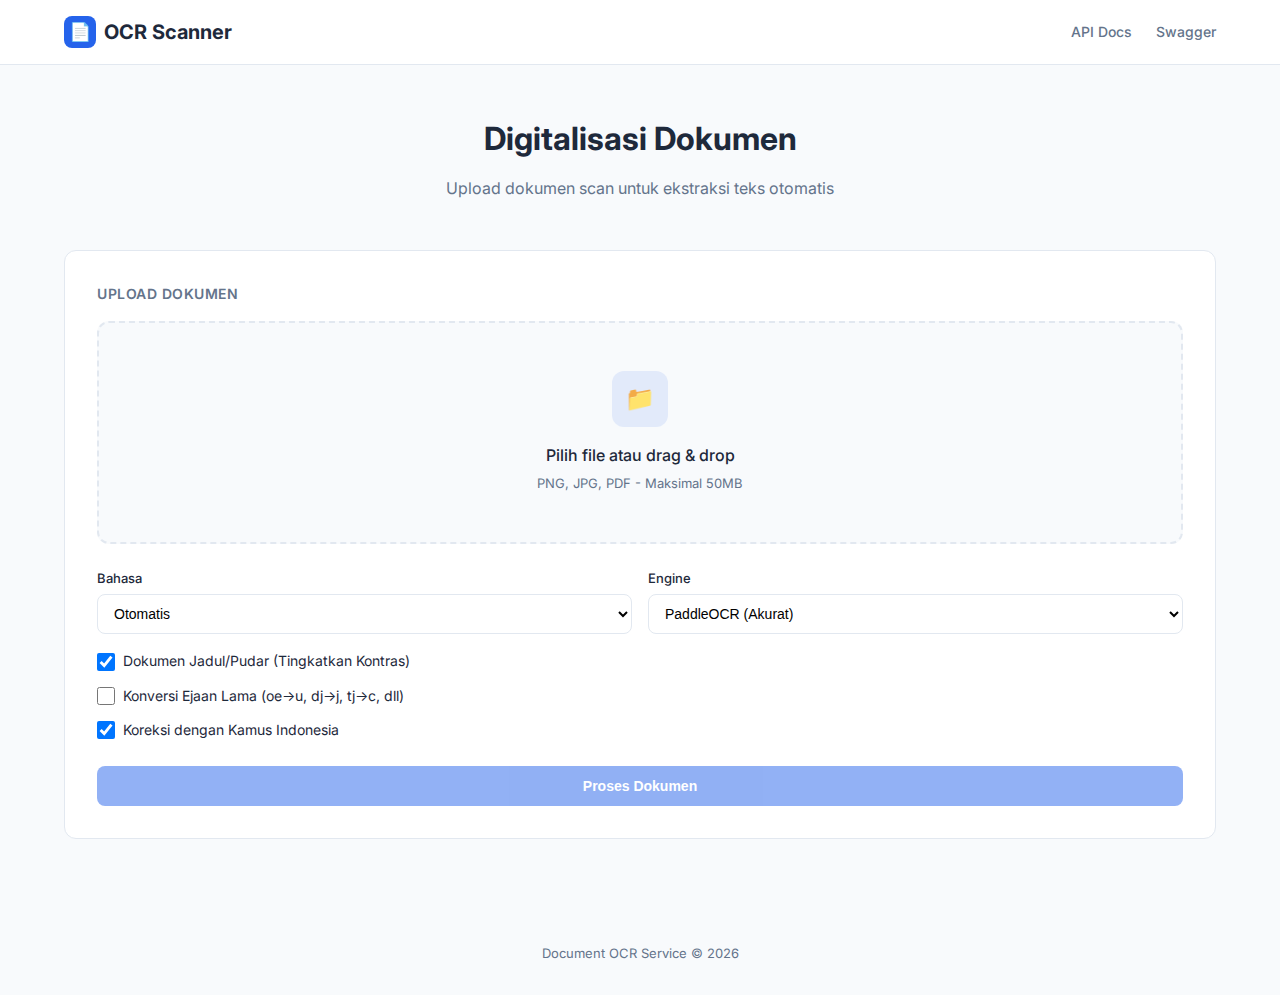
<file: app/static/index.html>
<!DOCTYPE html>
<html lang="id">

<head>
    <meta charset="UTF-8">
    <meta name="viewport" content="width=device-width, initial-scale=1.0">
    <title>OCR Scanner - Digitalisasi Dokumen</title>
    <link href="https://fonts.googleapis.com/css2?family=Inter:wght@400;500;600;700&display=swap" rel="stylesheet">
    <style>
        :root {
            --primary: #2563eb;
            --primary-dark: #1d4ed8;
            --secondary: #64748b;
            --success: #10b981;
            --danger: #ef4444;
            --bg: #f8fafc;
            --card: #ffffff;
            --border: #e2e8f0;
            --text: #1e293b;
            --text-muted: #64748b;
        }

        * {
            margin: 0;
            padding: 0;
            box-sizing: border-box;
        }

        body {
            font-family: 'Inter', -apple-system, BlinkMacSystemFont, sans-serif;
            background: var(--bg);
            color: var(--text);
            line-height: 1.6;
        }

        .navbar {
            background: var(--card);
            border-bottom: 1px solid var(--border);
            padding: 16px 0;
            position: sticky;
            top: 0;
            z-index: 100;
        }

        .nav-container {
            max-width: 1200px;
            margin: 0 auto;
            padding: 0 24px;
            display: flex;
            justify-content: space-between;
            align-items: center;
        }

        .logo {
            font-size: 1.25rem;
            font-weight: 700;
            color: var(--text);
            text-decoration: none;
            display: flex;
            align-items: center;
            gap: 8px;
        }

        .logo-icon {
            width: 32px;
            height: 32px;
            background: var(--primary);
            border-radius: 8px;
            display: flex;
            align-items: center;
            justify-content: center;
            color: white;
            font-size: 18px;
        }

        .nav-links {
            display: flex;
            gap: 24px;
        }

        .nav-links a {
            color: var(--text-muted);
            text-decoration: none;
            font-size: 14px;
            font-weight: 500;
            transition: color 0.2s;
        }

        .nav-links a:hover {
            color: var(--primary);
        }

        .container {
            max-width: 1200px;
            margin: 0 auto;
            padding: 48px 24px;
        }

        .container.narrow {
            max-width: 800px;
        }

        .split-view {
            display: grid;
            grid-template-columns: 1fr 1fr;
            gap: 24px;
        }

        .preview-panel {
            background: var(--bg);
            border: 1px solid var(--border);
            border-radius: 8px;
            padding: 16px;
            max-height: 500px;
            overflow: auto;
            display: flex;
            align-items: center;
            justify-content: center;
        }

        .preview-panel img {
            max-width: 100%;
            max-height: 450px;
            object-fit: contain;
        }

        .preview-panel .pdf-notice {
            text-align: center;
            color: var(--text-muted);
        }

        @media (max-width: 900px) {
            .split-view {
                grid-template-columns: 1fr;
            }
        }

        .page-header {
            text-align: center;
            margin-bottom: 48px;
        }

        .page-header h1 {
            font-size: 2rem;
            font-weight: 700;
            margin-bottom: 12px;
        }

        .page-header p {
            color: var(--text-muted);
            font-size: 1rem;
        }

        .card {
            background: var(--card);
            border: 1px solid var(--border);
            border-radius: 12px;
            padding: 32px;
            margin-bottom: 24px;
        }

        .section-title {
            font-size: 14px;
            font-weight: 600;
            color: var(--text-muted);
            text-transform: uppercase;
            letter-spacing: 0.5px;
            margin-bottom: 16px;
        }

        .upload-zone {
            border: 2px dashed var(--border);
            border-radius: 12px;
            padding: 48px 24px;
            text-align: center;
            cursor: pointer;
            transition: all 0.2s;
            background: var(--bg);
        }

        .upload-zone:hover {
            border-color: var(--primary);
            background: rgba(37, 99, 235, 0.02);
        }

        .upload-zone.active {
            border-color: var(--primary);
            background: rgba(37, 99, 235, 0.05);
        }

        .upload-icon {
            width: 56px;
            height: 56px;
            background: rgba(37, 99, 235, 0.1);
            border-radius: 12px;
            display: flex;
            align-items: center;
            justify-content: center;
            margin: 0 auto 16px;
            font-size: 24px;
        }

        .upload-text {
            font-weight: 500;
            margin-bottom: 4px;
        }

        .upload-hint {
            font-size: 13px;
            color: var(--text-muted);
        }

        .file-input {
            display: none;
        }

        .file-preview {
            display: none;
            background: rgba(16, 185, 129, 0.08);
            border: 1px solid rgba(16, 185, 129, 0.2);
            border-radius: 8px;
            padding: 12px 16px;
            margin-top: 16px;
        }

        .file-preview.show {
            display: flex;
            justify-content: space-between;
            align-items: center;
        }

        .file-name {
            font-weight: 500;
            color: var(--success);
            display: flex;
            align-items: center;
            gap: 8px;
        }

        .file-remove {
            background: none;
            border: none;
            color: var(--danger);
            cursor: pointer;
            font-size: 18px;
            padding: 4px;
        }

        .form-row {
            display: grid;
            grid-template-columns: 1fr 1fr;
            gap: 16px;
            margin-top: 24px;
        }

        .form-group label {
            display: block;
            font-size: 13px;
            font-weight: 500;
            margin-bottom: 6px;
            color: var(--text);
        }

        .form-group select {
            width: 100%;
            padding: 10px 12px;
            border: 1px solid var(--border);
            border-radius: 8px;
            font-size: 14px;
            background: white;
            cursor: pointer;
            transition: border-color 0.2s;
        }

        .form-group select:focus {
            outline: none;
            border-color: var(--primary);
        }

        .btn {
            display: inline-flex;
            align-items: center;
            justify-content: center;
            gap: 8px;
            padding: 12px 24px;
            border: none;
            border-radius: 8px;
            font-size: 14px;
            font-weight: 600;
            cursor: pointer;
            transition: all 0.2s;
            width: 100%;
            margin-top: 24px;
        }

        .btn-primary {
            background: var(--primary);
            color: white;
        }

        .btn-primary:hover {
            background: var(--primary-dark);
        }

        .btn-primary:disabled {
            opacity: 0.5;
            cursor: not-allowed;
        }

        .result-card {
            display: none;
        }

        .result-card.show {
            display: block;
        }

        .result-header {
            display: flex;
            justify-content: space-between;
            align-items: center;
            margin-bottom: 20px;
            padding-bottom: 16px;
            border-bottom: 1px solid var(--border);
        }

        .result-stats {
            display: flex;
            gap: 24px;
        }

        .stat-item {
            text-align: center;
        }

        .stat-value {
            font-size: 1.5rem;
            font-weight: 700;
            color: var(--primary);
        }

        .stat-label {
            font-size: 12px;
            color: var(--text-muted);
        }

        .btn-copy {
            background: var(--bg);
            color: var(--text);
            border: 1px solid var(--border);
            padding: 8px 16px;
            border-radius: 6px;
            font-size: 13px;
            font-weight: 500;
            cursor: pointer;
            transition: all 0.2s;
        }

        .btn-copy:hover {
            background: var(--border);
        }

        .result-content {
            background: var(--bg);
            border: 1px solid var(--border);
            border-radius: 8px;
            padding: 20px;
            max-height: 400px;
            overflow-y: auto;
            font-size: 14px;
            line-height: 1.8;
        }

        .result-content.raw-text {
            white-space: pre-wrap;
        }

        .result-table {
            width: 100%;
            border-collapse: collapse;
        }

        .result-table tr {
            border-bottom: 1px solid var(--border);
        }

        .result-table tr:last-child {
            border-bottom: none;
        }

        .result-table td {
            padding: 8px 12px;
            vertical-align: top;
        }

        .result-table td:first-child {
            font-weight: 600;
            color: var(--text-muted);
            width: 40%;
            white-space: nowrap;
        }

        .result-table td:last-child {
            color: var(--text);
            word-break: break-word;
        }

        .result-table tr:nth-child(even) {
            background: rgba(0, 0, 0, 0.02);
        }

        .result-table tr:hover {
            background: rgba(37, 99, 235, 0.05);
        }

        /* Horizontal text display styles */
        .horizontal-text {
            font-family: 'Courier New', monospace;
            font-size: 13px;
        }

        .text-row {
            display: flex;
            flex-wrap: wrap;
            align-items: baseline;
            padding: 8px 0;
            border-bottom: 1px solid var(--border);
            gap: 4px;
        }

        .text-row:last-child {
            border-bottom: none;
        }

        .text-row:first-child {
            font-weight: 600;
            background: rgba(37, 99, 235, 0.05);
            padding: 10px 8px;
            border-radius: 6px 6px 0 0;
            margin: -4px -8px 4px -8px;
            padding-left: 16px;
        }

        .text-item {
            display: inline;
            padding: 2px 8px;
            color: var(--text);
        }

        .separator {
            color: var(--text-muted);
            opacity: 0.5;
            padding: 0 4px;
        }

        .text-row:hover:not(:first-child) {
            background: rgba(37, 99, 235, 0.03);
        }

        .error-box {
            background: rgba(239, 68, 68, 0.08);
            border: 1px solid rgba(239, 68, 68, 0.2);
            color: var(--danger);
            padding: 12px 16px;
            border-radius: 8px;
            margin-bottom: 16px;
            font-size: 14px;
            display: none;
        }

        .loading {
            text-align: center;
            padding: 48px;
            display: none;
        }

        .spinner {
            width: 40px;
            height: 40px;
            border: 3px solid var(--border);
            border-top-color: var(--primary);
            border-radius: 50%;
            animation: spin 0.8s linear infinite;
            margin: 0 auto 16px;
        }

        @keyframes spin {
            to {
                transform: rotate(360deg);
            }
        }

        .footer {
            text-align: center;
            padding: 32px;
            color: var(--text-muted);
            font-size: 13px;
        }

        @media (max-width: 640px) {
            .form-row {
                grid-template-columns: 1fr;
            }

            .nav-links {
                display: none;
            }

            .result-stats {
                gap: 16px;
            }
        }
    </style>
</head>

<body>
    <nav class="navbar">
        <div class="nav-container">
            <a href="/ui" class="logo">
                <div class="logo-icon">📄</div>
                OCR Scanner
            </a>
            <div class="nav-links">
                <a href="/api-docs">API Docs</a>
                <a href="/docs">Swagger</a>
            </div>
        </div>
    </nav>

    <div class="container">
        <div class="page-header">
            <h1>Digitalisasi Dokumen</h1>
            <p>Upload dokumen scan untuk ekstraksi teks otomatis</p>
        </div>

        <div class="card">
            <div class="section-title">Upload Dokumen</div>

            <div class="upload-zone" id="dropZone">
                <div class="upload-icon">📁</div>
                <div class="upload-text">Pilih file atau drag & drop</div>
                <div class="upload-hint">PNG, JPG, PDF - Maksimal 50MB</div>
            </div>
            <input type="file" id="fileInput" class="file-input" accept=".png,.jpg,.jpeg,.pdf,.tiff,.bmp">

            <div class="file-preview" id="filePreview">
                <span class="file-name" id="fileName">
                    <span>✓</span>
                    <span id="fileNameText"></span>
                </span>
                <button class="file-remove" id="removeBtn">×</button>
            </div>

            <div class="form-row">
                <div class="form-group">
                    <label>Bahasa</label>
                    <select id="language">
                        <option value="mixed">Otomatis</option>
                        <option value="id">Indonesia</option>
                        <option value="en">English</option>
                    </select>
                </div>
                <div class="form-group">
                    <label>Engine</label>
                    <select id="engine">
                        <option value="paddle">PaddleOCR (Akurat)</option>
                        <option value="tesseract">Tesseract (Cepat)</option>
                    </select>
                </div>
            </div>

            <div style="margin-top: 16px;">
                <label style="display: flex; align-items: center; gap: 8px; cursor: pointer;">
                    <input type="checkbox" id="enhance" style="width: 18px; height: 18px; cursor: pointer;" checked>
                    <span style="font-size: 14px;">Dokumen Jadul/Pudar (Tingkatkan Kontras)</span>
                </label>
            </div>

            <div style="margin-top: 12px;">
                <label style="display: flex; align-items: center; gap: 8px; cursor: pointer;">
                    <input type="checkbox" id="normalizeSpelling" style="width: 18px; height: 18px; cursor: pointer;">
                    <span style="font-size: 14px;">Konversi Ejaan Lama (oe→u, dj→j, tj→c, dll)</span>
                </label>
            </div>

            <div style="margin-top: 12px;">
                <label style="display: flex; align-items: center; gap: 8px; cursor: pointer;">
                    <input type="checkbox" id="useDictionary" style="width: 18px; height: 18px; cursor: pointer;"
                        checked>
                    <span style="font-size: 14px;">Koreksi dengan Kamus Indonesia</span>
                </label>
            </div>

            <button class="btn btn-primary" id="processBtn" disabled>
                Proses Dokumen
            </button>
        </div>

        <div class="card loading" id="loadingCard">
            <div class="spinner"></div>
            <p>Memproses dokumen...</p>
        </div>

        <div class="card result-card" id="resultCard">
            <div class="section-title">Hasil Ekstraksi</div>

            <div class="error-box" id="errorBox"></div>

            <div class="result-header">
                <div class="result-stats" id="statsBox">
                    <div class="stat-item">
                        <div class="stat-value" id="pageCount">0</div>
                        <div class="stat-label">Halaman</div>
                    </div>
                    <div class="stat-item">
                        <div class="stat-value" id="timeCount">0</div>
                        <div class="stat-label">Detik</div>
                    </div>
                </div>
                <button class="btn-copy" id="copyBtn">Salin Teks</button>
            </div>

            <!-- Quality Score Card -->
            <div class="quality-score-card" id="qualityScoreCard" style="display: none;">
                <div class="quality-header">
                    <div class="quality-main">
                        <span class="quality-icon" id="qualityIcon">📊</span>
                        <span class="quality-label">Kualitas Hasil:</span>
                        <span class="quality-value" id="qualityValue">0</span>
                        <span class="quality-max">/100</span>
                        <span class="quality-badge" id="qualityBadge">Good</span>
                    </div>
                </div>
                <div class="quality-breakdown">
                    <div class="breakdown-item">
                        <span class="breakdown-label">Confidence Engine</span>
                        <div class="breakdown-bar">
                            <div class="breakdown-fill" id="confidenceBar" style="width: 0%"></div>
                        </div>
                        <span class="breakdown-value" id="confidenceValue">0%</span>
                    </div>
                    <div class="breakdown-item">
                        <span class="breakdown-label">Kata Dikenali</span>
                        <div class="breakdown-bar">
                            <div class="breakdown-fill" id="matchBar" style="width: 0%"></div>
                        </div>
                        <span class="breakdown-value" id="matchValue">0%</span>
                    </div>
                    <div class="breakdown-item">
                        <span class="breakdown-label">Kata Telah Dikoreksi</span>
                        <div class="breakdown-bar">
                            <div class="breakdown-fill correction" id="correctionBar" style="width: 0%"></div>
                        </div>
                        <span class="breakdown-value" id="correctionValue">0 kata</span>
                    </div>
                </div>
            </div>

            <style>
                .quality-score-card {
                    background: linear-gradient(135deg, #f0f9ff 0%, #e0f2fe 100%);
                    border: 1px solid #bae6fd;
                    border-radius: 12px;
                    padding: 16px 20px;
                    margin-bottom: 20px;
                }

                .quality-header {
                    margin-bottom: 12px;
                }

                .quality-main {
                    display: flex;
                    align-items: center;
                    gap: 8px;
                    flex-wrap: wrap;
                }

                .quality-icon {
                    font-size: 20px;
                }

                .quality-label {
                    font-weight: 500;
                    color: var(--text);
                }

                .quality-value {
                    font-size: 1.5rem;
                    font-weight: 700;
                    color: var(--primary);
                }

                .quality-max {
                    font-size: 1rem;
                    color: var(--text-muted);
                }

                .quality-badge {
                    padding: 4px 12px;
                    border-radius: 20px;
                    font-size: 12px;
                    font-weight: 600;
                    margin-left: 8px;
                }

                .quality-badge.excellent {
                    background: #dcfce7;
                    color: #166534;
                }

                .quality-badge.good {
                    background: #dbeafe;
                    color: #1e40af;
                }

                .quality-badge.fair {
                    background: #fef3c7;
                    color: #92400e;
                }

                .quality-badge.poor {
                    background: #fee2e2;
                    color: #991b1b;
                }

                .quality-breakdown {
                    display: grid;
                    gap: 10px;
                }

                .breakdown-item {
                    display: grid;
                    grid-template-columns: 140px 1fr 60px;
                    align-items: center;
                    gap: 12px;
                }

                .breakdown-label {
                    font-size: 13px;
                    color: var(--text-muted);
                }

                .breakdown-bar {
                    height: 8px;
                    background: #e2e8f0;
                    border-radius: 4px;
                    overflow: hidden;
                }

                .breakdown-fill {
                    height: 100%;
                    background: linear-gradient(90deg, #3b82f6, #60a5fa);
                    border-radius: 4px;
                    transition: width 0.5s ease;
                }

                .breakdown-fill.correction {
                    /* Green implies "Fixed/Success" instead of Orange "Warning" */
                    background: linear-gradient(90deg, #10b981, #34d399);
                }

                .breakdown-value {
                    font-size: 13px;
                    font-weight: 600;
                    color: var(--text);
                    text-align: right;
                }

                @media (max-width: 640px) {
                    .breakdown-item {
                        grid-template-columns: 1fr;
                        gap: 4px;
                    }

                    .breakdown-value {
                        text-align: left;
                    }
                }
            </style>

            <!-- Tabs untuk Original/Normalized -->
            <div class="text-tabs" id="textTabs" style="display: none; margin-bottom: 16px;">
                <button class="tab-btn active" id="tabOriginal" onclick="showTab('original')">Teks Asli</button>
                <button class="tab-btn" id="tabNormalized" onclick="showTab('normalized')">Ejaan Modern <span
                        id="changeCount"
                        style="background: var(--primary); color: white; padding: 2px 8px; border-radius: 10px; font-size: 11px; margin-left: 4px;">0</span></button>
            </div>

            <style>
                .text-tabs {
                    display: flex;
                    gap: 8px;
                }

                .tab-btn {
                    padding: 8px 16px;
                    border: 1px solid var(--border);
                    background: var(--bg);
                    border-radius: 6px;
                    cursor: pointer;
                    font-size: 14px;
                    transition: all 0.2s;
                }

                .tab-btn.active {
                    background: var(--primary);
                    color: white;
                    border-color: var(--primary);
                }

                .tab-btn:hover:not(.active) {
                    background: var(--border);
                }
            </style>

            <div class="split-view">
                <div class="preview-panel" id="previewPanel">
                    <div class="pdf-notice" id="previewPlaceholder">Preview akan muncul di sini</div>
                    <img id="previewImage" style="display: none;">
                    <iframe id="previewPdf" style="display: none; width: 100%; height: 450px; border: none;"></iframe>
                </div>
                <div class="result-content" id="resultContent"></div>
            </div>
        </div>
    </div>

    <footer class="footer">
        Document OCR Service &copy; 2026
    </footer>

    <script>
        const dropZone = document.getElementById('dropZone');
        const fileInput = document.getElementById('fileInput');
        const filePreview = document.getElementById('filePreview');
        const fileNameText = document.getElementById('fileNameText');
        const removeBtn = document.getElementById('removeBtn');
        const processBtn = document.getElementById('processBtn');
        const loadingCard = document.getElementById('loadingCard');
        const resultCard = document.getElementById('resultCard');
        const resultContent = document.getElementById('resultContent');
        const errorBox = document.getElementById('errorBox');
        const statsBox = document.getElementById('statsBox');
        const copyBtn = document.getElementById('copyBtn');

        let currentFile = null;

        dropZone.onclick = () => fileInput.click();

        dropZone.ondragover = (e) => { e.preventDefault(); dropZone.classList.add('active'); };
        dropZone.ondragleave = () => dropZone.classList.remove('active');
        dropZone.ondrop = (e) => {
            e.preventDefault();
            dropZone.classList.remove('active');
            if (e.dataTransfer.files[0]) setFile(e.dataTransfer.files[0]);
        };

        fileInput.onchange = (e) => { if (e.target.files[0]) setFile(e.target.files[0]); };

        function setFile(file) {
            currentFile = file;
            const size = file.size < 1024 * 1024 ? (file.size / 1024).toFixed(1) + 'KB' : (file.size / 1024 / 1024).toFixed(1) + 'MB';
            fileNameText.textContent = file.name + ' (' + size + ')';
            filePreview.classList.add('show');
            dropZone.style.display = 'none';
            processBtn.disabled = false;
        }

        removeBtn.onclick = () => {
            currentFile = null;
            fileInput.value = '';
            filePreview.classList.remove('show');
            dropZone.style.display = 'block';
            processBtn.disabled = true;
        };

        processBtn.onclick = async () => {
            if (!currentFile) return;

            loadingCard.style.display = 'block';
            resultCard.classList.remove('show');
            errorBox.style.display = 'none';

            const formData = new FormData();
            formData.append('file', currentFile);
            formData.append('language', document.getElementById('language').value);
            formData.append('engine', document.getElementById('engine').value);
            formData.append('enhance', document.getElementById('enhance').checked);
            formData.append('normalize_spelling', document.getElementById('normalizeSpelling').checked);
            formData.append('use_dictionary', document.getElementById('useDictionary').checked);

            try {
                const res = await fetch('/api/ocr/extract', { method: 'POST', body: formData });
                const data = await res.json();

                loadingCard.style.display = 'none';
                resultCard.classList.add('show');

                if (data.success) {
                    // Store both texts for tab switching
                    window.originalText = data.text || '(Tidak ada teks terdeteksi)';
                    window.normalizedText = data.normalized_text || null;

                    displayFormattedText(window.originalText);
                    document.getElementById('pageCount').textContent = data.pages || 0;

                    // Show/hide tabs based on normalized text availability
                    const textTabs = document.getElementById('textTabs');
                    if (window.normalizedText && data.spelling_changes > 0) {
                        textTabs.style.display = 'flex';
                        document.getElementById('changeCount').textContent = data.spelling_changes;
                        document.getElementById('tabOriginal').classList.add('active');
                        document.getElementById('tabNormalized').classList.remove('active');
                    } else {
                        textTabs.style.display = 'none';
                    }
                    document.getElementById('timeCount').textContent = ((data.processing_time_ms || 0) / 1000).toFixed(1);
                    statsBox.style.display = 'flex';

                    // Display Quality Score
                    const qualityScoreCard = document.getElementById('qualityScoreCard');
                    if (data.quality_score) {
                        const qs = data.quality_score;

                        // Update values
                        document.getElementById('qualityValue').textContent = qs.overall;
                        document.getElementById('qualityBadge').textContent = qs.label;
                        document.getElementById('qualityBadge').className = 'quality-badge ' + qs.label.toLowerCase();

                        // Update icon based on label
                        const iconMap = { 'Excellent': '⭐', 'Good': '✅', 'Fair': '⚠️', 'Poor': '❌' };
                        document.getElementById('qualityIcon').textContent = iconMap[qs.label] || '📊';

                        // Update breakdown bars
                        document.getElementById('confidenceBar').style.width = qs.confidence + '%';
                        document.getElementById('confidenceValue').textContent = qs.confidence.toFixed(1) + '%';

                        document.getElementById('matchBar').style.width = qs.dictionary_match + '%';
                        document.getElementById('matchValue').textContent = qs.dictionary_match.toFixed(1) + '%';

                        // For correction, show count instead of percentage
                        const correctionPercent = qs.total_words > 0 ? (qs.corrected_words / qs.total_words * 100) : 0;
                        document.getElementById('correctionBar').style.width = Math.min(correctionPercent * 5, 100) + '%'; // Scale up for visibility
                        document.getElementById('correctionValue').textContent = qs.corrected_words + ' kata';

                        qualityScoreCard.style.display = 'block';
                    } else {
                        qualityScoreCard.style.display = 'none';
                    }

                    // Show file preview
                    const previewImage = document.getElementById('previewImage');
                    const previewPlaceholder = document.getElementById('previewPlaceholder');

                    if (currentFile.type.startsWith('image/')) {
                        // Image preview
                        const reader = new FileReader();
                        reader.onload = (e) => {
                            previewImage.src = e.target.result;
                            previewImage.style.display = 'block';
                            previewPlaceholder.style.display = 'none';
                        };
                        reader.readAsDataURL(currentFile);
                    } else {
                        // PDF - show in iframe
                        previewImage.style.display = 'none';
                        previewPlaceholder.style.display = 'none';
                        const previewPdf = document.getElementById('previewPdf');
                        const pdfUrl = URL.createObjectURL(currentFile);
                        previewPdf.src = pdfUrl;
                        previewPdf.style.display = 'block';
                    }
                } else {
                    errorBox.textContent = data.error || 'Terjadi kesalahan';
                    errorBox.style.display = 'block';
                    statsBox.style.display = 'none';
                    resultContent.textContent = '';
                }
            } catch (err) {
                loadingCard.style.display = 'none';
                resultCard.classList.add('show');
                errorBox.textContent = 'Gagal terhubung ke server';
                errorBox.style.display = 'block';
                statsBox.style.display = 'none';
            }
        };

        copyBtn.onclick = () => {
            const text = resultContent.textContent;

            // Fallback untuk HTTP (non-HTTPS)
            if (navigator.clipboard && window.isSecureContext) {
                navigator.clipboard.writeText(text);
            } else {
                // Fallback method untuk HTTP
                const textarea = document.createElement('textarea');
                textarea.value = text;
                textarea.style.position = 'fixed';
                textarea.style.opacity = '0';
                document.body.appendChild(textarea);
                textarea.select();
                document.execCommand('copy');
                document.body.removeChild(textarea);
            }

            copyBtn.textContent = '✓ Tersalin';
            setTimeout(() => copyBtn.textContent = 'Salin Teks', 2000);
        };

        // Tab switching function for original/normalized text
        function showTab(tab) {
            const tabOriginal = document.getElementById('tabOriginal');
            const tabNormalized = document.getElementById('tabNormalized');

            if (tab === 'original') {
                displayFormattedText(window.originalText);
                tabOriginal.classList.add('active');
                tabNormalized.classList.remove('active');
            } else {
                displayFormattedText(window.normalizedText || window.originalText);
                tabNormalized.classList.add('active');
                tabOriginal.classList.remove('active');
            }
        }

        // Function to format text as horizontal inline display
        function formatTextAsTable(text) {
            const lines = text.split('\n').filter(line => line.trim() !== '');

            if (lines.length < 2) {
                return null;
            }

            // Format as horizontal inline text with separators
            // Each line becomes an inline item separated by " | "
            let html = '<div class="horizontal-text">';

            // Group lines into logical rows (detect if line starts with number = new data row)
            let currentRow = [];
            let rows = [];

            for (let i = 0; i < lines.length; i++) {
                const line = lines[i].trim();

                // Check if this line starts a new numbered row (e.g., "1.", "2.", etc.)
                const isNumberedRow = /^\d+\.?\s/.test(line);

                if (isNumberedRow && currentRow.length > 0) {
                    rows.push(currentRow);
                    currentRow = [line];
                } else {
                    currentRow.push(line);
                }
            }

            // Don't forget the last row
            if (currentRow.length > 0) {
                rows.push(currentRow);
            }

            // Build horizontal display
            for (let i = 0; i < rows.length; i++) {
                const rowItems = rows[i];
                html += '<div class="text-row">';
                html += rowItems.map(item => `<span class="text-item">${escapeHtml(item)}</span>`).join('<span class="separator">|</span>');
                html += '</div>';
            }

            html += '</div>';
            return html;
        }

        // Helper function to escape HTML
        function escapeHtml(text) {
            const div = document.createElement('div');
            div.textContent = text;
            return div.innerHTML;
        }

        // Function to display formatted text (table or raw)
        function displayFormattedText(text) {
            const tableHtml = formatTextAsTable(text);

            if (tableHtml) {
                resultContent.innerHTML = tableHtml;
                resultContent.classList.remove('raw-text');
            } else {
                resultContent.textContent = text;
                resultContent.classList.add('raw-text');
            }
        }
    </script>
</body>

</html>
</file>
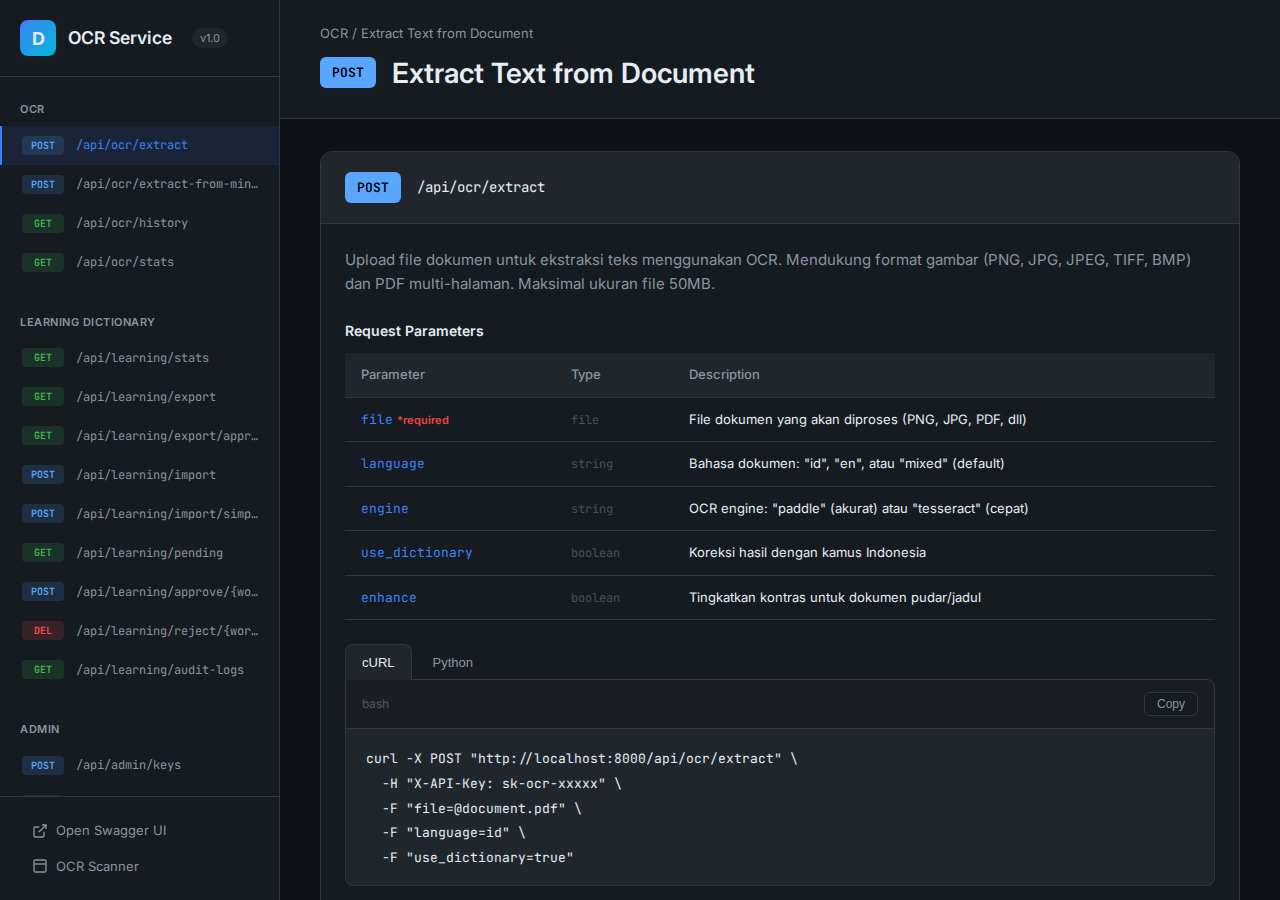
<file: app/static/api-docs.html>
<!DOCTYPE html>
<html lang="id">

<head>
    <meta charset="UTF-8">
    <meta name="viewport" content="width=device-width, initial-scale=1.0">
    <title>API Documentation - OCR Service</title>
    <link
        href="https://fonts.googleapis.com/css2?family=Inter:wght@400;500;600;700&family=JetBrains+Mono:wght@400;500&display=swap"
        rel="stylesheet">
    <style>
        :root {
            --primary: #3b82f6;
            --primary-dark: #2563eb;
            --accent: #06b6d4;
            --success: #10b981;
            --warning: #f59e0b;
            --danger: #ef4444;
            --bg-dark: #0d1117;
            --bg-sidebar: #161b22;
            --bg-card: #21262d;
            --bg-input: #0d1117;
            --text: #e6edf3;
            --text-muted: #8b949e;
            --text-dim: #484f58;
            --border: #30363d;
            --method-get: #3fb950;
            --method-post: #58a6ff;
            --method-put: #d29922;
            --method-delete: #f85149;
        }

        * {
            margin: 0;
            padding: 0;
            box-sizing: border-box;
        }

        body {
            font-family: 'Inter', -apple-system, BlinkMacSystemFont, sans-serif;
            background: var(--bg-dark);
            color: var(--text);
            line-height: 1.5;
            height: 100vh;
            overflow: hidden;
        }

        .app-layout {
            display: grid;
            grid-template-columns: 280px 1fr;
            height: 100vh;
        }

        .sidebar {
            background: var(--bg-sidebar);
            border-right: 1px solid var(--border);
            display: flex;
            flex-direction: column;
            overflow: hidden;
        }

        .sidebar-header {
            padding: 20px;
            border-bottom: 1px solid var(--border);
        }

        .logo {
            display: flex;
            align-items: center;
            gap: 12px;
            text-decoration: none;
            color: var(--text);
        }

        .logo-icon {
            width: 36px;
            height: 36px;
            background: linear-gradient(135deg, var(--primary), var(--accent));
            border-radius: 8px;
            display: flex;
            align-items: center;
            justify-content: center;
            font-size: 18px;
            font-weight: 700;
        }

        .logo-text {
            font-weight: 600;
            font-size: 1.1rem;
        }

        .version-badge {
            background: var(--bg-card);
            color: var(--text-muted);
            padding: 2px 8px;
            border-radius: 12px;
            font-size: 11px;
            margin-left: 8px;
        }

        .sidebar-nav {
            flex: 1;
            overflow-y: auto;
            padding: 16px 0;
        }

        .nav-section {
            margin-bottom: 24px;
        }

        .nav-section-title {
            padding: 8px 20px;
            font-size: 11px;
            font-weight: 600;
            color: var(--text-muted);
            text-transform: uppercase;
            letter-spacing: 0.5px;
        }

        .nav-item {
            display: flex;
            align-items: center;
            gap: 12px;
            padding: 10px 20px;
            color: var(--text-muted);
            text-decoration: none;
            font-size: 14px;
            cursor: pointer;
            transition: all 0.15s;
            border-left: 2px solid transparent;
        }

        .nav-item:hover {
            background: var(--bg-card);
            color: var(--text);
        }

        .nav-item.active {
            background: rgba(59, 130, 246, 0.1);
            color: var(--primary);
            border-left-color: var(--primary);
        }

        .method-badge {
            font-family: 'JetBrains Mono', monospace;
            font-size: 10px;
            font-weight: 600;
            padding: 2px 6px;
            border-radius: 4px;
            text-transform: uppercase;
            min-width: 42px;
            text-align: center;
        }

        .method-badge.get {
            background: rgba(63, 185, 80, 0.15);
            color: var(--method-get);
        }

        .method-badge.post {
            background: rgba(88, 166, 255, 0.15);
            color: var(--method-post);
        }

        .method-badge.delete {
            background: rgba(248, 81, 73, 0.15);
            color: var(--method-delete);
        }

        .nav-item-path {
            font-family: 'JetBrains Mono', monospace;
            font-size: 12px;
            overflow: hidden;
            text-overflow: ellipsis;
            white-space: nowrap;
        }

        .sidebar-footer {
            padding: 16px 20px;
            border-top: 1px solid var(--border);
        }

        .sidebar-footer a {
            display: flex;
            align-items: center;
            gap: 8px;
            color: var(--text-muted);
            text-decoration: none;
            font-size: 13px;
            padding: 8px 12px;
            border-radius: 6px;
            transition: all 0.15s;
        }

        .sidebar-footer a:hover {
            background: var(--bg-card);
            color: var(--text);
        }

        .main-content {
            overflow-y: auto;
            background: var(--bg-dark);
        }

        .content-header {
            padding: 24px 40px;
            border-bottom: 1px solid var(--border);
            background: var(--bg-sidebar);
        }

        .breadcrumb {
            font-size: 13px;
            color: var(--text-muted);
            margin-bottom: 8px;
        }

        .content-title {
            display: flex;
            align-items: center;
            gap: 16px;
        }

        .content-title h1 {
            font-size: 1.75rem;
            font-weight: 600;
        }

        .content-body {
            padding: 32px 40px;
            max-width: 1000px;
        }

        .endpoint-card {
            background: var(--bg-sidebar);
            border: 1px solid var(--border);
            border-radius: 12px;
            overflow: hidden;
        }

        .endpoint-header {
            display: flex;
            align-items: center;
            gap: 16px;
            padding: 20px 24px;
            background: var(--bg-card);
            border-bottom: 1px solid var(--border);
        }

        .endpoint-method {
            font-family: 'JetBrains Mono', monospace;
            font-size: 13px;
            font-weight: 600;
            padding: 6px 12px;
            border-radius: 6px;
        }

        .endpoint-method.get {
            background: var(--method-get);
            color: #000;
        }

        .endpoint-method.post {
            background: var(--method-post);
            color: #000;
        }

        .endpoint-method.delete {
            background: var(--method-delete);
            color: #fff;
        }

        .endpoint-url {
            font-family: 'JetBrains Mono', monospace;
            font-size: 14px;
            color: var(--text);
        }

        .endpoint-body {
            padding: 24px;
        }

        .endpoint-desc {
            color: var(--text-muted);
            font-size: 15px;
            line-height: 1.6;
            margin-bottom: 24px;
        }

        .param-section {
            margin-bottom: 24px;
        }

        .param-title {
            font-size: 14px;
            font-weight: 600;
            margin-bottom: 12px;
            display: flex;
            align-items: center;
            gap: 8px;
        }

        .param-table {
            width: 100%;
            border-collapse: collapse;
        }

        .param-table th,
        .param-table td {
            text-align: left;
            padding: 12px 16px;
            border-bottom: 1px solid var(--border);
            font-size: 13px;
        }

        .param-table th {
            color: var(--text-muted);
            font-weight: 500;
            background: var(--bg-card);
        }

        .param-name {
            font-family: 'JetBrains Mono', monospace;
            color: var(--primary);
        }

        .param-type {
            font-family: 'JetBrains Mono', monospace;
            font-size: 12px;
            color: var(--text-dim);
        }

        .param-required {
            color: var(--danger);
            font-size: 11px;
            font-weight: 600;
        }

        .code-section {
            margin-top: 24px;
        }

        .code-tabs {
            display: flex;
            gap: 4px;
            margin-bottom: -1px;
        }

        .code-tab {
            padding: 10px 16px;
            background: transparent;
            border: 1px solid transparent;
            border-bottom: none;
            color: var(--text-muted);
            font-size: 13px;
            font-weight: 500;
            cursor: pointer;
            border-radius: 8px 8px 0 0;
        }

        .code-tab.active {
            background: var(--bg-card);
            border-color: var(--border);
            color: var(--text);
        }

        .code-block {
            background: var(--bg-card);
            border: 1px solid var(--border);
            border-radius: 0 8px 8px 8px;
            overflow: hidden;
        }

        .code-header {
            display: flex;
            justify-content: space-between;
            align-items: center;
            padding: 12px 16px;
            border-bottom: 1px solid var(--border);
            background: rgba(0, 0, 0, 0.2);
        }

        .code-lang {
            font-size: 12px;
            color: var(--text-dim);
            font-weight: 500;
        }

        .copy-btn {
            background: var(--bg-sidebar);
            border: 1px solid var(--border);
            color: var(--text-muted);
            padding: 4px 12px;
            border-radius: 6px;
            font-size: 12px;
            cursor: pointer;
        }

        .copy-btn:hover {
            background: var(--bg-card);
            color: var(--text);
        }

        .code-content {
            padding: 16px 20px;
            overflow-x: auto;
        }

        .code-content code {
            font-family: 'JetBrains Mono', monospace;
            font-size: 13px;
            line-height: 1.6;
            color: var(--text);
            white-space: pre;
        }

        .code-content.hidden {
            display: none;
        }

        .response-section {
            margin-top: 24px;
        }

        .response-title {
            font-size: 14px;
            font-weight: 600;
            margin-bottom: 12px;
            display: flex;
            align-items: center;
            gap: 8px;
        }

        .status-badge {
            padding: 4px 10px;
            border-radius: 6px;
            font-size: 12px;
            font-weight: 600;
        }

        .status-badge.success {
            background: rgba(16, 185, 129, 0.15);
            color: var(--success);
        }

        .try-section {
            margin-top: 32px;
            padding-top: 24px;
            border-top: 1px solid var(--border);
        }

        .try-btn {
            display: inline-flex;
            align-items: center;
            gap: 8px;
            background: var(--primary);
            color: #fff;
            padding: 12px 24px;
            border-radius: 8px;
            font-weight: 600;
            font-size: 14px;
            text-decoration: none;
        }

        .try-btn:hover {
            background: var(--primary-dark);
        }

        ::-webkit-scrollbar {
            width: 8px;
        }

        ::-webkit-scrollbar-track {
            background: transparent;
        }

        ::-webkit-scrollbar-thumb {
            background: var(--border);
            border-radius: 4px;
        }

        @media (max-width: 768px) {
            .app-layout {
                grid-template-columns: 1fr;
            }

            .sidebar {
                display: none;
            }

            .content-body {
                padding: 20px;
            }
        }
    </style>
</head>

<body>
    <div class="app-layout">
        <aside class="sidebar">
            <div class="sidebar-header">
                <a href="/ui" class="logo">
                    <div class="logo-icon">D</div>
                    <span class="logo-text">OCR Service</span>
                    <span class="version-badge">v1.0</span>
                </a>
            </div>

            <nav class="sidebar-nav" id="sidebarNav"></nav>

            <div class="sidebar-footer">
                <a href="/docs" target="_blank">
                    <svg width="16" height="16" viewBox="0 0 24 24" fill="none" stroke="currentColor" stroke-width="2">
                        <path d="M18 13v6a2 2 0 0 1-2 2H5a2 2 0 0 1-2-2V8a2 2 0 0 1 2-2h6" />
                        <polyline points="15 3 21 3 21 9" />
                        <line x1="10" y1="14" x2="21" y2="3" />
                    </svg>
                    Open Swagger UI
                </a>
                <a href="/ui">
                    <svg width="16" height="16" viewBox="0 0 24 24" fill="none" stroke="currentColor" stroke-width="2">
                        <rect x="3" y="3" width="18" height="18" rx="2" />
                        <line x1="3" y1="9" x2="21" y2="9" />
                    </svg>
                    OCR Scanner
                </a>
            </div>
        </aside>

        <main class="main-content">
            <div class="content-header">
                <div class="breadcrumb" id="breadcrumb"></div>
                <div class="content-title">
                    <span class="endpoint-method" id="headerMethod"></span>
                    <h1 id="headerTitle"></h1>
                </div>
            </div>
            <div class="content-body" id="contentBody"></div>
        </main>
    </div>

    <script>
        const endpoints = {
            extract: {
                category: "OCR",
                title: "Extract Text from Document",
                method: "post",
                path: "/api/ocr/extract",
                desc: "Upload file dokumen untuk ekstraksi teks menggunakan OCR. Mendukung format gambar (PNG, JPG, JPEG, TIFF, BMP) dan PDF multi-halaman. Maksimal ukuran file 50MB.",
                params: [
                    { name: "file", type: "file", required: true, desc: "File dokumen yang akan diproses (PNG, JPG, PDF, dll)" },
                    { name: "language", type: "string", required: false, desc: 'Bahasa dokumen: "id", "en", atau "mixed" (default)' },
                    { name: "engine", type: "string", required: false, desc: 'OCR engine: "paddle" (akurat) atau "tesseract" (cepat)' },
                    { name: "use_dictionary", type: "boolean", required: false, desc: "Koreksi hasil dengan kamus Indonesia" },
                    { name: "enhance", type: "boolean", required: false, desc: "Tingkatkan kontras untuk dokumen pudar/jadul" }
                ],
                curl: `curl -X POST "http://localhost:8000/api/ocr/extract" \\
  -H "X-API-Key: sk-ocr-xxxxx" \\
  -F "file=@document.pdf" \\
  -F "language=id" \\
  -F "use_dictionary=true"`,
                python: `import requests

response = requests.post(
    "http://localhost:8000/api/ocr/extract",
    headers={"X-API-Key": "sk-ocr-xxxxx"},
    files={"file": open("document.pdf", "rb")},
    data={"language": "id", "use_dictionary": "true"}
)
print(response.json())`,
                response: `{
  "success": true,
  "text": "Extracted text from your document...",
  "pages": 5,
  "language": "id",
  "processing_time_ms": 3456,
  "quality_score": { "overall": 92, "confidence": 0.95 }
}`,
                swagger: "/docs#/OCR/extract_text_api_ocr_extract_post"
            },
            minio: {
                category: "OCR",
                title: "Extract from MinIO",
                method: "post",
                path: "/api/ocr/extract-from-minio",
                desc: "Ekstraksi teks dari file yang sudah ada di MinIO storage. Tidak perlu upload ulang file.",
                params: [
                    { name: "bucket_name", type: "string", required: true, desc: "Nama bucket MinIO" },
                    { name: "object_name", type: "string", required: true, desc: "Nama object/file di MinIO" },
                    { name: "language", type: "string", required: false, desc: 'Bahasa dokumen: "id", "en", atau "mixed"' }
                ],
                curl: `curl -X POST "http://localhost:8000/api/ocr/extract-from-minio" \\
  -H "X-API-Key: sk-ocr-xxxxx" \\
  -H "Content-Type: application/json" \\
  -d '{"bucket_name": "documents", "object_name": "doc.pdf"}'`,
                python: `import requests

response = requests.post(
    "http://localhost:8000/api/ocr/extract-from-minio",
    headers={"X-API-Key": "sk-ocr-xxxxx", "Content-Type": "application/json"},
    json={"bucket_name": "documents", "object_name": "doc.pdf"}
)
print(response.json())`,
                response: `{
  "success": true,
  "text": "Extracted text...",
  "pages": 1,
  "processing_time_ms": 2100
}`,
                swagger: "/docs#/OCR"
            },
            history: {
                category: "OCR",
                title: "Get OCR History",
                method: "get",
                path: "/api/ocr/history",
                desc: "Lihat riwayat request OCR dengan pagination. Menampilkan file yang pernah diproses beserta hasilnya.",
                params: [
                    { name: "limit", type: "integer", required: false, desc: "Jumlah data per halaman (default: 10)" },
                    { name: "offset", type: "integer", required: false, desc: "Offset untuk pagination (default: 0)" }
                ],
                curl: `curl -X GET "http://localhost:8000/api/ocr/history?limit=10&offset=0" \\
  -H "X-API-Key: sk-ocr-xxxxx"`,
                python: `import requests

response = requests.get(
    "http://localhost:8000/api/ocr/history",
    headers={"X-API-Key": "sk-ocr-xxxxx"},
    params={"limit": 10, "offset": 0}
)
print(response.json())`,
                response: `{
  "history": [
    {"id": 1, "filename": "doc.pdf", "pages": 5, "created_at": "2026-01-16T10:00:00"}
  ],
  "total": 100
}`,
                swagger: "/docs#/OCR"
            },
            stats: {
                category: "OCR",
                title: "Get OCR Statistics",
                method: "get",
                path: "/api/ocr/stats",
                desc: "Statistik penggunaan API OCR termasuk jumlah request, success rate, dan rata-rata waktu proses.",
                params: [],
                curl: `curl -X GET "http://localhost:8000/api/ocr/stats" \\
  -H "X-API-Key: sk-ocr-xxxxx"`,
                python: `import requests

response = requests.get(
    "http://localhost:8000/api/ocr/stats",
    headers={"X-API-Key": "sk-ocr-xxxxx"}
)
print(response.json())`,
                response: `{
  "total_requests": 1500,
  "success_rate": 0.98,
  "avg_processing_time_ms": 3200,
  "total_pages_processed": 5400
}`,
                swagger: "/docs#/OCR"
            },
            export: {
                category: "Learning Dictionary",
                title: "Export Learned Words",
                method: "get",
                path: "/api/learning/export",
                desc: "Export semua kata yang sudah dipelajari (approved + pending) dalam format JSON untuk backup atau transfer ke server lain.",
                params: [],
                curl: `curl -X GET "http://localhost:8000/api/learning/export" \\
  -H "X-Admin-Key: YOUR_ADMIN_KEY" \\
  -o backup.json`,
                python: `import requests

response = requests.get(
    "http://localhost:8000/api/learning/export",
    headers={"X-Admin-Key": "YOUR_ADMIN_KEY"}
)
with open("backup.json", "w") as f:
    f.write(response.text)`,
                response: `{
  "approved": [
    {"word": "digitalisasi", "frequency": 15, "approved_at": "2026-01-15"}
  ],
  "pending": [
    {"word": "arsiparis", "frequency": 3}
  ],
  "exported_at": "2026-01-16T10:00:00"
}`,
                swagger: "/docs#/Learning%20Dictionary"
            },
            import: {
                category: "Learning Dictionary",
                title: "Import Learned Words",
                method: "post",
                path: "/api/learning/import",
                desc: "Import kata-kata ke dictionary dengan mode: merge (gabung), replace (timpa), atau approved_only (hanya yang sudah approved).",
                params: [
                    { name: "words", type: "array", required: true, desc: "Array of word objects dengan field word, frequency, approved" },
                    { name: "mode", type: "string", required: false, desc: 'Mode import: "merge", "replace", atau "approved_only"' }
                ],
                curl: `curl -X POST "http://localhost:8000/api/learning/import" \\
  -H "X-Admin-Key: YOUR_ADMIN_KEY" \\
  -H "Content-Type: application/json" \\
  -d @backup.json`,
                python: `import requests
import json

with open("backup.json") as f:
    data = json.load(f)

response = requests.post(
    "http://localhost:8000/api/learning/import",
    headers={"X-Admin-Key": "YOUR_ADMIN_KEY"},
    json={"words": data["approved"], "mode": "merge"}
)
print(response.json())`,
                response: `{
  "success": true,
  "imported": 150,
  "skipped": 10,
  "rejected": 2,
  "message": "Import completed"
}`,
                swagger: "/docs#/Learning%20Dictionary"
            },
            pending: {
                category: "Learning Dictionary",
                title: "Get Pending Words",
                method: "get",
                path: "/api/learning/pending",
                desc: "Lihat daftar kata yang masih pending review dan belum di-approve ke dictionary.",
                params: [],
                curl: `curl -X GET "http://localhost:8000/api/learning/pending" \\
  -H "X-Admin-Key: YOUR_ADMIN_KEY"`,
                python: `import requests

response = requests.get(
    "http://localhost:8000/api/learning/pending",
    headers={"X-Admin-Key": "YOUR_ADMIN_KEY"}
)
print(response.json())`,
                response: `{
  "pending_words": [
    {"word": "arsiparis", "frequency": 3, "first_seen": "2026-01-15"}
  ],
  "total": 25
}`,
                swagger: "/docs#/Learning%20Dictionary"
            },
            audit: {
                category: "Learning Dictionary",
                title: "Get Audit Logs",
                method: "get",
                path: "/api/learning/audit-logs",
                desc: "Lihat audit logs untuk semua aksi sensitif seperti import, export, approve, reject, dan authentication failures.",
                params: [
                    { name: "limit", type: "integer", required: false, desc: "Jumlah log per halaman (default: 50)" },
                    { name: "event_type", type: "string", required: false, desc: "Filter berdasarkan tipe event" }
                ],
                curl: `curl -X GET "http://localhost:8000/api/learning/audit-logs?limit=50" \\
  -H "X-Admin-Key: YOUR_ADMIN_KEY"`,
                python: `import requests

response = requests.get(
    "http://localhost:8000/api/learning/audit-logs",
    headers={"X-Admin-Key": "YOUR_ADMIN_KEY"},
    params={"limit": 50}
)
print(response.json())`,
                response: `{
  "logs": [
    {"event_type": "WORDS_IMPORTED", "actor": "admin", "ip": "192.168.1.1", "timestamp": "2026-01-16T10:00:00"}
  ],
  "total": 100
}`,
                swagger: "/docs#/Learning%20Dictionary"
            },
            "learning-stats": {
                category: "Learning Dictionary",
                title: "Get Learning Stats",
                method: "get",
                path: "/api/learning/stats",
                desc: "Statistik dictionary learning: total kata yang di-track, approved, pending, dan threshold auto-approve.",
                params: [],
                curl: `curl -X GET "http://localhost:8000/api/learning/stats" \\
  -H "X-Admin-Key: YOUR_ADMIN_KEY"`,
                python: `import requests

response = requests.get(
    "http://localhost:8000/api/learning/stats",
    headers={"X-Admin-Key": "YOUR_ADMIN_KEY"}
)
print(response.json())`,
                response: `{
  "total_tracked": 250,
  "approved": 180,
  "pending": 70,
  "threshold": 5
}`,
                swagger: "/docs#/Learning%20Dictionary"
            },
            "export-approved": {
                category: "Learning Dictionary",
                title: "Export Approved Only",
                method: "get",
                path: "/api/learning/export/approved",
                desc: "Export hanya kata-kata yang sudah di-approve dalam format simple list.",
                params: [],
                curl: `curl -X GET "http://localhost:8000/api/learning/export/approved" \\
  -H "X-Admin-Key: YOUR_ADMIN_KEY"`,
                python: `import requests

response = requests.get(
    "http://localhost:8000/api/learning/export/approved",
    headers={"X-Admin-Key": "YOUR_ADMIN_KEY"}
)
print(response.json())`,
                response: `{
  "words": ["digitalisasi", "arsiparis", "pendataan"],
  "total": 180,
  "exported_at": "2026-01-16T10:00:00"
}`,
                swagger: "/docs#/Learning%20Dictionary"
            },
            "import-simple": {
                category: "Learning Dictionary",
                title: "Import Simple Word List",
                method: "post",
                path: "/api/learning/import/simple",
                desc: "Import kata-kata dari simple array (list kata biasa). Cocok untuk import dari file text.",
                params: [
                    { name: "words", type: "array", required: true, desc: "Array of strings (kata-kata)" },
                    { name: "auto_approve", type: "boolean", required: false, desc: "Set true untuk langsung approve semua (default: true)" }
                ],
                curl: `curl -X POST "http://localhost:8000/api/learning/import/simple" \\
  -H "X-Admin-Key: YOUR_ADMIN_KEY" \\
  -H "Content-Type: application/json" \\
  -d '["digitalisasi", "arsiparis", "pendataan"]'`,
                python: `import requests

response = requests.post(
    "http://localhost:8000/api/learning/import/simple",
    headers={"X-Admin-Key": "YOUR_ADMIN_KEY"},
    json=["digitalisasi", "arsiparis", "pendataan"]
)
print(response.json())`,
                response: `{
  "success": true,
  "imported": 3,
  "skipped": 0,
  "message": "Import completed"
}`,
                swagger: "/docs#/Learning%20Dictionary"
            },
            "approve-word": {
                category: "Learning Dictionary",
                title: "Approve Word",
                method: "post",
                path: "/api/learning/approve/{word}",
                desc: "Approve kata secara manual untuk langsung masuk ke dictionary.",
                params: [
                    { name: "word", type: "string", required: true, desc: "Kata yang akan di-approve (path parameter)" }
                ],
                curl: `curl -X POST "http://localhost:8000/api/learning/approve/digitalisasi" \\
  -H "X-Admin-Key: YOUR_ADMIN_KEY"`,
                python: `import requests

response = requests.post(
    "http://localhost:8000/api/learning/approve/digitalisasi",
    headers={"X-Admin-Key": "YOUR_ADMIN_KEY"}
)
print(response.json())`,
                response: `{
  "success": true,
  "word": "digitalisasi",
  "message": "Word approved and added to dictionary"
}`,
                swagger: "/docs#/Learning%20Dictionary"
            },
            "reject-word": {
                category: "Learning Dictionary",
                title: "Reject Word",
                method: "delete",
                path: "/api/learning/reject/{word}",
                desc: "Hapus kata dari tracking (reject). Kata akan dihilangkan dari pending list.",
                params: [
                    { name: "word", type: "string", required: true, desc: "Kata yang akan di-reject (path parameter)" }
                ],
                curl: `curl -X DELETE "http://localhost:8000/api/learning/reject/typo123" \\
  -H "X-Admin-Key: YOUR_ADMIN_KEY"`,
                python: `import requests

response = requests.delete(
    "http://localhost:8000/api/learning/reject/typo123",
    headers={"X-Admin-Key": "YOUR_ADMIN_KEY"}
)
print(response.json())`,
                response: `{
  "success": true,
  "word": "typo123",
  "message": "Word rejected and removed from tracking"
}`,
                swagger: "/docs#/Learning%20Dictionary"
            },
            "keys-create": {
                category: "Admin",
                title: "Create API Key",
                method: "post",
                path: "/api/admin/keys",
                desc: "Generate API key baru untuk client. Key hanya ditampilkan sekali saat dibuat.",
                params: [
                    { name: "name", type: "string", required: true, desc: "Nama/label untuk API key" },
                    { name: "is_admin", type: "boolean", required: false, desc: "Apakah key memiliki akses admin" }
                ],
                curl: `curl -X POST "http://localhost:8000/api/admin/keys" \\
  -H "X-Admin-Key: YOUR_ADMIN_KEY" \\
  -H "Content-Type: application/json" \\
  -d '{"name": "Mobile App", "is_admin": false}'`,
                python: `import requests

response = requests.post(
    "http://localhost:8000/api/admin/keys",
    headers={"X-Admin-Key": "YOUR_ADMIN_KEY"},
    json={"name": "Mobile App", "is_admin": False}
)
print(response.json())`,
                response: `{
  "id": 5,
  "name": "Mobile App",
  "key": "sk-ocr-abc123xyz...",
  "is_admin": false,
  "created_at": "2026-01-16T10:00:00"
}`,
                swagger: "/docs#/Admin"
            },
            "keys-list": {
                category: "Admin",
                title: "List API Keys",
                method: "get",
                path: "/api/admin/keys",
                desc: "Lihat semua API keys yang terdaftar (key value tidak ditampilkan, hanya metadata).",
                params: [],
                curl: `curl -X GET "http://localhost:8000/api/admin/keys" \\
  -H "X-Admin-Key: YOUR_ADMIN_KEY"`,
                python: `import requests

response = requests.get(
    "http://localhost:8000/api/admin/keys",
    headers={"X-Admin-Key": "YOUR_ADMIN_KEY"}
)
print(response.json())`,
                response: `{
  "keys": [
    {"id": 1, "name": "Mobile App", "is_admin": false, "created_at": "2026-01-15", "last_used": "2026-01-16"}
  ]
}`,
                swagger: "/docs#/Admin"
            },
            "keys-revoke": {
                category: "Admin",
                title: "Revoke API Key",
                method: "delete",
                path: "/api/admin/keys/{id}",
                desc: "Revoke/hapus API key sehingga tidak dapat digunakan lagi. Aksi ini permanen.",
                params: [
                    { name: "id", type: "integer", required: true, desc: "ID dari API key yang akan di-revoke" }
                ],
                curl: `curl -X DELETE "http://localhost:8000/api/admin/keys/5" \\
  -H "X-Admin-Key: YOUR_ADMIN_KEY"`,
                python: `import requests

response = requests.delete(
    "http://localhost:8000/api/admin/keys/5",
    headers={"X-Admin-Key": "YOUR_ADMIN_KEY"}
)
print(response.json())`,
                response: `{
  "success": true,
  "message": "API key revoked successfully"
}`,
                swagger: "/docs#/Admin"
            }
        };

        const navStructure = [
            { section: "OCR", items: ["extract", "minio", "history", "stats"] },
            { section: "Learning Dictionary", items: ["learning-stats", "export", "export-approved", "import", "import-simple", "pending", "approve-word", "reject-word", "audit"] },
            { section: "Admin", items: ["keys-create", "keys-list", "keys-revoke"] }
        ];

        function buildSidebar() {
            const nav = document.getElementById("sidebarNav");
            nav.innerHTML = navStructure.map(group => `
                <div class="nav-section">
                    <div class="nav-section-title">${group.section}</div>
                    ${group.items.map(id => {
                const ep = endpoints[id];
                return `<a class="nav-item" data-endpoint="${id}">
                            <span class="method-badge ${ep.method}">${ep.method === 'delete' ? 'DEL' : ep.method.toUpperCase()}</span>
                            <span class="nav-item-path">${ep.path}</span>
                        </a>`;
            }).join('')}
                </div>
            `).join('');

            nav.querySelectorAll('.nav-item').forEach(item => {
                item.addEventListener('click', () => loadEndpoint(item.dataset.endpoint));
            });
        }

        function loadEndpoint(id) {
            const ep = endpoints[id];
            if (!ep) return;

            document.querySelectorAll('.nav-item').forEach(i => i.classList.remove('active'));
            document.querySelector(`[data-endpoint="${id}"]`)?.classList.add('active');

            document.getElementById('breadcrumb').textContent = `${ep.category} / ${ep.title}`;
            document.getElementById('headerMethod').className = `endpoint-method ${ep.method}`;
            document.getElementById('headerMethod').textContent = ep.method.toUpperCase();
            document.getElementById('headerTitle').textContent = ep.title;

            const paramsHtml = ep.params.length ? `
                <div class="param-section">
                    <div class="param-title">Request Parameters</div>
                    <table class="param-table">
                        <thead><tr><th>Parameter</th><th>Type</th><th>Description</th></tr></thead>
                        <tbody>
                            ${ep.params.map(p => `<tr>
                                <td><span class="param-name">${p.name}</span> ${p.required ? '<span class="param-required">*required</span>' : ''}</td>
                                <td><span class="param-type">${p.type}</span></td>
                                <td>${p.desc}</td>
                            </tr>`).join('')}
                        </tbody>
                    </table>
                </div>
            ` : '';

            document.getElementById('contentBody').innerHTML = `
                <div class="endpoint-card">
                    <div class="endpoint-header">
                        <span class="endpoint-method ${ep.method}">${ep.method.toUpperCase()}</span>
                        <span class="endpoint-url">${ep.path}</span>
                    </div>
                    <div class="endpoint-body">
                        <p class="endpoint-desc">${ep.desc}</p>
                        ${paramsHtml}
                        <div class="code-section">
                            <div class="code-tabs">
                                <button class="code-tab active" data-lang="curl">cURL</button>
                                <button class="code-tab" data-lang="python">Python</button>
                            </div>
                            <div class="code-block">
                                <div class="code-header">
                                    <span class="code-lang" id="codeLang">bash</span>
                                    <button class="copy-btn" onclick="copyCode()">Copy</button>
                                </div>
                                <div class="code-content" id="codeContent"><code id="codeText">${ep.curl}</code></div>
                            </div>
                        </div>
                        <div class="response-section">
                            <div class="response-title">Response <span class="status-badge success">200 OK</span></div>
                            <div class="code-block">
                                <div class="code-header"><span class="code-lang">json</span></div>
                                <div class="code-content"><code>${ep.response}</code></div>
                            </div>
                        </div>
                        <div class="try-section">
                            <a href="${ep.swagger}" target="_blank" class="try-btn">
                                <svg width="16" height="16" viewBox="0 0 24 24" fill="none" stroke="currentColor" stroke-width="2"><polygon points="5 3 19 12 5 21 5 3"/></svg>
                                Try it out in Swagger
                            </a>
                        </div>
                    </div>
                </div>
            `;

            // Setup code tabs
            const currentEp = ep;
            document.querySelectorAll('.code-tab').forEach(tab => {
                tab.addEventListener('click', function () {
                    document.querySelectorAll('.code-tab').forEach(t => t.classList.remove('active'));
                    this.classList.add('active');
                    const lang = this.dataset.lang;
                    document.getElementById('codeLang').textContent = lang === 'curl' ? 'bash' : 'python';
                    document.getElementById('codeText').textContent = lang === 'curl' ? currentEp.curl : currentEp.python;
                });
            });
        }

        function copyCode() {
            const code = document.getElementById('codeText').textContent;
            navigator.clipboard.writeText(code).then(() => {
                const btn = document.querySelector('.copy-btn');
                btn.textContent = 'Copied!';
                setTimeout(() => btn.textContent = 'Copy', 2000);
            });
        }

        // Init
        buildSidebar();
        loadEndpoint('extract');
    </script>
</body>

</html>
</file>
